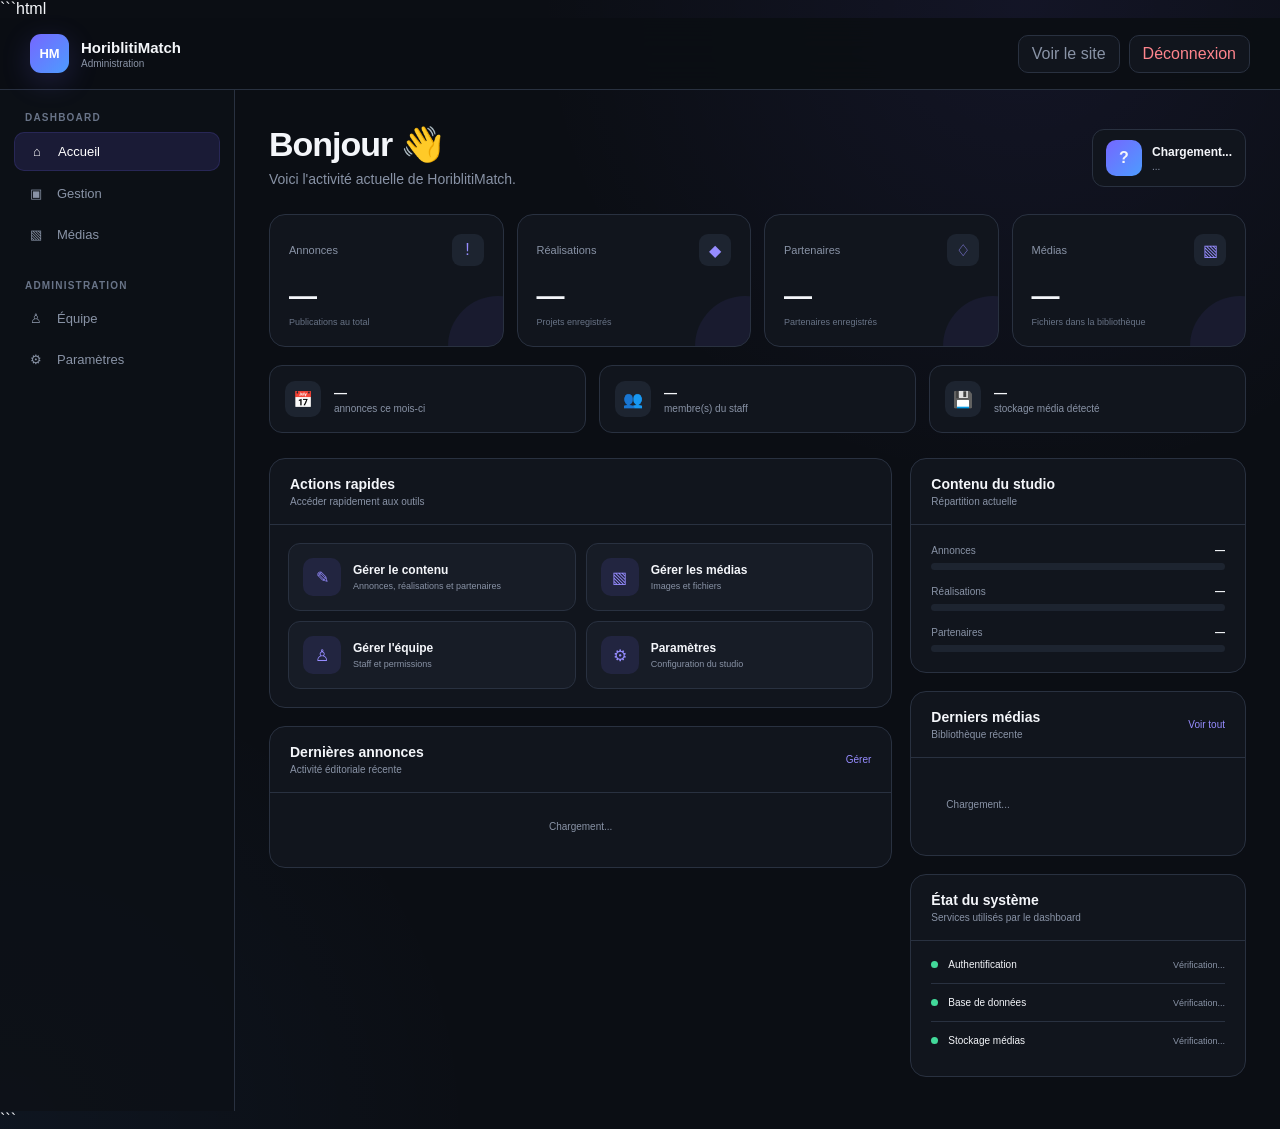
<file: staff/index.html>
```html
<!DOCTYPE html>
<html lang="fr">
<head>
    <meta charset="UTF-8">
    <meta name="viewport" content="width=device-width, initial-scale=1.0">

    <title>Dashboard — HoriblitiMatch</title>

    <style>
        :root {
            --bg: #0b0e14;
            --surface: #11151d;
            --surface-2: #171c26;
            --surface-3: #1d2430;
            --border: #293140;

            --text: #f4f6fa;
            --muted: #8993a6;

            --primary: #7567ff;
            --primary-light: #968cff;
            --blue: #4d9cff;
            --green: #42d99a;
            --orange: #ffb45c;
            --red: #ff626d;

            --radius: 16px;
        }

        * {
            box-sizing: border-box;
            margin: 0;
            padding: 0;
        }

        body {
            min-height: 100vh;
            background:
                radial-gradient(
                    circle at 80% 0%,
                    rgba(117, 103, 255, 0.08),
                    transparent 32%
                ),
                radial-gradient(
                    circle at 0% 100%,
                    rgba(77, 156, 255, 0.05),
                    transparent 28%
                ),
                var(--bg);
            color: var(--text);
            font-family: Inter, Arial, Helvetica, sans-serif;
        }

        a {
            color: inherit;
            text-decoration: none;
        }

        button {
            font: inherit;
            cursor: pointer;
        }

        /* =========================
           TOPBAR
        ========================= */

        .topbar {
            height: 72px;
            padding: 0 30px;

            display: flex;
            align-items: center;
            justify-content: space-between;

            position: sticky;
            top: 0;
            z-index: 100;

            background: rgba(11, 14, 20, 0.94);
            backdrop-filter: blur(18px);

            border-bottom: 1px solid var(--border);
        }

        .brand {
            display: flex;
            align-items: center;
            gap: 12px;
        }

        .brand-logo {
            width: 39px;
            height: 39px;

            display: flex;
            align-items: center;
            justify-content: center;

            border-radius: 11px;

            background:
                linear-gradient(
                    135deg,
                    var(--primary),
                    var(--blue)
                );

            color: white;
            font-size: 13px;
            font-weight: 900;

            box-shadow:
                0 8px 30px rgba(117, 103, 255, 0.2);
        }

        .brand strong {
            display: block;
            font-size: 15px;
        }

        .brand span {
            display: block;
            margin-top: 2px;

            color: var(--muted);
            font-size: 10px;
        }

        .top-actions {
            display: flex;
            gap: 9px;
        }

        .top-btn {
            border: 1px solid var(--border);
            background: var(--surface);

            color: var(--muted);

            padding: 9px 13px;
            border-radius: 10px;

            transition: 0.2s;
        }

        .top-btn:hover {
            color: white;
            background: var(--surface-2);
            border-color: #3b4557;
        }

        .logout-btn {
            color: #ff858d;
        }

        /* =========================
           LAYOUT
        ========================= */

        .layout {
            display: flex;
            min-height: calc(100vh - 72px);
        }

        .sidebar {
            width: 235px;
            flex-shrink: 0;

            padding: 22px 14px;

            border-right: 1px solid var(--border);
            background: rgba(13, 16, 22, 0.82);
        }

        .sidebar-title {
            padding: 0 11px;
            margin: 0 0 9px;

            color: #697488;
            font-size: 10px;
            font-weight: 800;

            letter-spacing: 1.2px;
            text-transform: uppercase;
        }

        .nav {
            display: flex;
            flex-direction: column;
            gap: 4px;

            margin-bottom: 27px;
        }

        .nav a {
            display: flex;
            align-items: center;
            gap: 11px;

            padding: 11px 12px;

            color: var(--muted);
            border-radius: 10px;

            font-size: 13px;

            transition: 0.2s;
        }

        .nav a:hover {
            color: white;
            background: var(--surface);
        }

        .nav a.active {
            color: white;
            background: rgba(117, 103, 255, 0.14);
            border: 1px solid rgba(117, 103, 255, 0.16);
        }

        .nav-icon {
            width: 20px;
            text-align: center;
        }

        .main {
            flex: 1;
            min-width: 0;
            max-width: 1550px;

            padding: 34px;
        }

        /* =========================
           HEADER
        ========================= */

        .page-header {
            display: flex;
            align-items: flex-end;
            justify-content: space-between;
            gap: 20px;

            margin-bottom: 27px;
        }

        .page-header h1 {
            font-size: clamp(25px, 3vw, 34px);
            letter-spacing: -1px;
        }

        .page-header p {
            margin-top: 7px;

            color: var(--muted);
            font-size: 14px;
        }

        .staff-badge {
            display: flex;
            align-items: center;
            gap: 10px;

            padding: 10px 13px;

            background: var(--surface);
            border: 1px solid var(--border);
            border-radius: 12px;
        }

        .avatar {
            width: 36px;
            height: 36px;

            display: flex;
            align-items: center;
            justify-content: center;

            border-radius: 10px;

            background:
                linear-gradient(
                    135deg,
                    var(--primary),
                    var(--blue)
                );

            font-weight: 800;
        }

        .staff-info strong {
            display: block;
            font-size: 12px;
        }

        .staff-info span {
            display: block;
            margin-top: 2px;

            color: var(--muted);
            font-size: 10px;
        }

        /* =========================
           STATS
        ========================= */

        .stats {
            display: grid;
            grid-template-columns: repeat(4, 1fr);
            gap: 13px;

            margin-bottom: 18px;
        }

        .stat {
            padding: 19px;

            background: var(--surface);
            border: 1px solid var(--border);
            border-radius: var(--radius);

            position: relative;
            overflow: hidden;
        }

        .stat::after {
            content: "";

            position: absolute;
            width: 100px;
            height: 100px;

            right: -45px;
            bottom: -50px;

            border-radius: 50%;

            background: rgba(117, 103, 255, 0.08);
        }

        .stat-top {
            display: flex;
            justify-content: space-between;
            align-items: center;
        }

        .stat-label {
            color: var(--muted);
            font-size: 11px;
        }

        .stat-icon {
            width: 32px;
            height: 32px;

            display: flex;
            align-items: center;
            justify-content: center;

            border-radius: 9px;

            background: var(--surface-3);
            color: var(--primary-light);
        }

        .stat-value {
            margin-top: 14px;

            font-size: 28px;
            font-weight: 800;
            letter-spacing: -1px;
        }

        .stat-sub {
            margin-top: 5px;

            color: #687386;
            font-size: 9px;
        }

        /* =========================
           SECONDARY STATS
        ========================= */

        .secondary-stats {
            display: grid;
            grid-template-columns: repeat(3, 1fr);
            gap: 13px;

            margin-bottom: 25px;
        }

        .mini-stat {
            display: flex;
            align-items: center;
            gap: 13px;

            padding: 15px;

            background: var(--surface);
            border: 1px solid var(--border);
            border-radius: 13px;
        }

        .mini-icon {
            width: 36px;
            height: 36px;

            flex-shrink: 0;

            display: flex;
            align-items: center;
            justify-content: center;

            border-radius: 10px;

            background: var(--surface-3);
            color: var(--blue);
        }

        .mini-stat strong {
            display: block;
            font-size: 13px;
        }

        .mini-stat span {
            display: block;
            margin-top: 3px;

            color: var(--muted);
            font-size: 10px;
        }

        /* =========================
           GRID
        ========================= */

        .content-grid {
            display: grid;
            grid-template-columns: minmax(0, 1.3fr) minmax(320px, 0.7fr);
            gap: 18px;
        }

        .panel {
            overflow: hidden;

            background: var(--surface);
            border: 1px solid var(--border);
            border-radius: var(--radius);
        }

        .panel + .panel {
            margin-top: 18px;
        }

        .panel-header {
            padding: 17px 20px;

            display: flex;
            align-items: center;
            justify-content: space-between;

            border-bottom: 1px solid var(--border);
        }

        .panel-header h2 {
            font-size: 14px;
        }

        .panel-header p {
            margin-top: 4px;

            color: var(--muted);
            font-size: 10px;
        }

        .panel-link {
            color: var(--primary-light);
            font-size: 10px;
        }

        .panel-link:hover {
            text-decoration: underline;
        }

        /* =========================
           ACTIONS
        ========================= */

        .actions {
            display: grid;
            grid-template-columns: repeat(2, 1fr);
            gap: 10px;

            padding: 18px;
        }

        .action {
            display: flex;
            align-items: center;
            gap: 12px;

            padding: 14px;

            background: var(--surface-2);
            border: 1px solid var(--border);
            border-radius: 12px;

            transition: 0.2s;
        }

        .action:hover {
            transform: translateY(-2px);
            background: var(--surface-3);
            border-color: #3c4658;
        }

        .action-icon {
            width: 38px;
            height: 38px;

            flex-shrink: 0;

            display: flex;
            align-items: center;
            justify-content: center;

            border-radius: 10px;

            background: rgba(117, 103, 255, 0.12);
            color: var(--primary-light);
        }

        .action strong {
            display: block;
            font-size: 12px;
        }

        .action span {
            display: block;
            margin-top: 4px;

            color: var(--muted);
            font-size: 9px;
        }

        /* =========================
           ANNOUNCEMENTS
        ========================= */

        .announcement-list {
            padding: 3px 20px 10px;
        }

        .announcement {
            display: flex;
            gap: 12px;

            padding: 15px 0;

            border-bottom: 1px solid var(--border);
        }

        .announcement:last-child {
            border-bottom: 0;
        }

        .announcement-dot {
            width: 8px;
            height: 8px;

            flex-shrink: 0;
            margin-top: 5px;

            border-radius: 50%;
            background: var(--primary);

            box-shadow:
                0 0 12px rgba(117, 103, 255, 0.4);
        }

        .announcement-content {
            min-width: 0;
        }

        .announcement-content strong {
            display: block;

            font-size: 12px;

            white-space: nowrap;
            overflow: hidden;
            text-overflow: ellipsis;
        }

        .announcement-content p {
            margin-top: 4px;

            color: var(--muted);
            font-size: 10px;
            line-height: 1.5;

            display: -webkit-box;
            -webkit-line-clamp: 2;
            -webkit-box-orient: vertical;
            overflow: hidden;
        }

        .announcement-meta {
            margin-top: 6px;

            color: #697488;
            font-size: 9px;
        }

        /* =========================
           MEDIA
        ========================= */

        .media-grid {
            display: grid;
            grid-template-columns: repeat(3, 1fr);
            gap: 8px;

            padding: 16px 20px 20px;
        }

        .media {
            aspect-ratio: 1;

            overflow: hidden;

            background: var(--surface-2);
            border: 1px solid var(--border);
            border-radius: 10px;
        }

        .media img {
            width: 100%;
            height: 100%;

            display: block;
            object-fit: cover;

            transition: 0.25s;
        }

        .media:hover img {
            transform: scale(1.05);
        }

        /* =========================
           CONTENT DISTRIBUTION
        ========================= */

        .distribution {
            padding: 20px;
        }

        .distribution-item {
            margin-bottom: 16px;
        }

        .distribution-item:last-child {
            margin-bottom: 0;
        }

        .distribution-head {
            display: flex;
            justify-content: space-between;

            margin-bottom: 7px;

            font-size: 10px;
        }

        .distribution-head span {
            color: var(--muted);
        }

        .bar {
            height: 7px;

            overflow: hidden;

            background: var(--surface-3);
            border-radius: 10px;
        }

        .bar-fill {
            height: 100%;

            width: 0;

            border-radius: inherit;

            background:
                linear-gradient(
                    90deg,
                    var(--primary),
                    var(--blue)
                );

            transition: width 0.6s ease;
        }

        /* =========================
           SYSTEM
        ========================= */

        .system {
            padding: 5px 20px 17px;
        }

        .system-row {
            display: flex;
            align-items: center;
            justify-content: space-between;

            padding: 13px 0;

            border-bottom: 1px solid var(--border);
        }

        .system-row:last-child {
            border-bottom: 0;
        }

        .system-left {
            display: flex;
            align-items: center;
            gap: 10px;
        }

        .system-dot {
            width: 7px;
            height: 7px;

            border-radius: 50%;
            background: var(--green);
        }

        .system-left span {
            font-size: 10px;
        }

        .system-status {
            color: var(--muted);
            font-size: 9px;
        }

        /* =========================
           EMPTY / LOADING
        ========================= */

        .loading,
        .empty,
        .error {
            padding: 25px 15px;

            color: var(--muted);
            text-align: center;
            font-size: 10px;
        }

        .error {
            color: #ff7d86;
        }

        /* =========================
           RESPONSIVE
        ========================= */

        @media (max-width: 1150px) {
            .stats {
                grid-template-columns: repeat(2, 1fr);
            }

            .content-grid {
                grid-template-columns: 1fr;
            }
        }

        @media (max-width: 850px) {
            .sidebar {
                width: 68px;
                padding: 18px 8px;
            }

            .sidebar-title,
            .nav a span:not(.nav-icon) {
                display: none;
            }

            .nav a {
                justify-content: center;
            }

            .main {
                padding: 25px 18px;
            }

            .secondary-stats {
                grid-template-columns: 1fr;
            }
        }

        @media (max-width: 600px) {
            .topbar {
                padding: 0 15px;
            }

            .brand-text,
            .dashboard-label {
                display: none;
            }

            .page-header {
                flex-direction: column;
                align-items: flex-start;
            }

            .stats {
                grid-template-columns: 1fr 1fr;
            }

            .actions {
                grid-template-columns: 1fr;
            }

            .media-grid {
                grid-template-columns: repeat(2, 1fr);
            }
        }
    </style>
</head>

<body>

<header class="topbar">

    <a href="index.html" class="brand">
        <div class="brand-logo">HM</div>

        <div class="brand-text">
            <strong>HoriblitiMatch</strong>
            <span>Administration</span>
        </div>
    </a>

    <div class="top-actions">
        <a href="../index.html" class="top-btn dashboard-label">
            Voir le site
        </a>

        <button class="top-btn logout-btn" id="logoutBtn">
            Déconnexion
        </button>
    </div>

</header>


<div class="layout">

    <aside class="sidebar">

        <div class="sidebar-title">
            Dashboard
        </div>

        <nav class="nav">

            <a href="index.html" class="active">
                <span class="nav-icon">⌂</span>
                <span>Accueil</span>
            </a>

            <a href="gestion.html">
                <span class="nav-icon">▣</span>
                <span>Gestion</span>
            </a>

            <a href="medias.html">
                <span class="nav-icon">▧</span>
                <span>Médias</span>
            </a>

        </nav>

        <div class="sidebar-title">
            Administration
        </div>

        <nav class="nav">

            <a href="equipe.html">
                <span class="nav-icon">♙</span>
                <span>Équipe</span>
            </a>

            <a href="parametres.html">
                <span class="nav-icon">⚙</span>
                <span>Paramètres</span>
            </a>

        </nav>

    </aside>


    <main class="main">

        <section class="page-header">

            <div>
                <h1>Bonjour 👋</h1>

                <p>
                    Voici l'activité actuelle de HoriblitiMatch.
                </p>
            </div>

            <div class="staff-badge">

                <div class="avatar" id="staffAvatar">
                    ?
                </div>

                <div class="staff-info">
                    <strong id="staffName">Chargement...</strong>
                    <span id="staffRole">...</span>
                </div>

            </div>

        </section>


        <!-- VRAIES STATISTIQUES -->

        <section class="stats">

            <article class="stat">

                <div class="stat-top">
                    <span class="stat-label">
                        Annonces
                    </span>

                    <div class="stat-icon">
                        !
                    </div>
                </div>

                <div
                    class="stat-value"
                    id="totalAnnonces"
                >
                    —
                </div>

                <div class="stat-sub">
                    Publications au total
                </div>

            </article>


            <article class="stat">

                <div class="stat-top">
                    <span class="stat-label">
                        Réalisations
                    </span>

                    <div class="stat-icon">
                        ◆
                    </div>
                </div>

                <div
                    class="stat-value"
                    id="totalRealisations"
                >
                    —
                </div>

                <div class="stat-sub">
                    Projets enregistrés
                </div>

            </article>


            <article class="stat">

                <div class="stat-top">
                    <span class="stat-label">
                        Partenaires
                    </span>

                    <div class="stat-icon">
                        ♢
                    </div>
                </div>

                <div
                    class="stat-value"
                    id="totalPartenaires"
                >
                    —
                </div>

                <div class="stat-sub">
                    Partenaires enregistrés
                </div>

            </article>


            <article class="stat">

                <div class="stat-top">
                    <span class="stat-label">
                        Médias
                    </span>

                    <div class="stat-icon">
                        ▧
                    </div>
                </div>

                <div
                    class="stat-value"
                    id="totalMedias"
                >
                    —
                </div>

                <div class="stat-sub">
                    Fichiers dans la bibliothèque
                </div>

            </article>

        </section>


        <!-- STATS SECONDAIRES -->

        <section class="secondary-stats">

            <div class="mini-stat">

                <div class="mini-icon">
                    📅
                </div>

                <div>
                    <strong id="monthAnnonces">—</strong>
                    <span>
                        annonces ce mois-ci
                    </span>
                </div>

            </div>


            <div class="mini-stat">

                <div class="mini-icon">
                    👥
                </div>

                <div>
                    <strong id="totalStaff">—</strong>
                    <span>
                        membre(s) du staff
                    </span>
                </div>

            </div>


            <div class="mini-stat">

                <div class="mini-icon">
                    💾
                </div>

                <div>
                    <strong id="mediaSize">—</strong>
                    <span>
                        stockage média détecté
                    </span>
                </div>

            </div>

        </section>


        <div class="content-grid">

            <div>

                <!-- ACTIONS -->

                <section class="panel">

                    <div class="panel-header">

                        <div>
                            <h2>Actions rapides</h2>

                            <p>
                                Accéder rapidement aux outils
                            </p>
                        </div>

                    </div>

                    <div class="actions">

                        <a
                            href="gestion.html"
                            class="action"
                        >

                            <div class="action-icon">
                                ✎
                            </div>

                            <div>
                                <strong>
                                    Gérer le contenu
                                </strong>

                                <span>
                                    Annonces, réalisations et partenaires
                                </span>
                            </div>

                        </a>


                        <a
                            href="medias.html"
                            class="action"
                        >

                            <div class="action-icon">
                                ▧
                            </div>

                            <div>
                                <strong>
                                    Gérer les médias
                                </strong>

                                <span>
                                    Images et fichiers
                                </span>
                            </div>

                        </a>


                        <a
                            href="equipe.html"
                            class="action"
                        >

                            <div class="action-icon">
                                ♙
                            </div>

                            <div>
                                <strong>
                                    Gérer l'équipe
                                </strong>

                                <span>
                                    Staff et permissions
                                </span>
                            </div>

                        </a>


                        <a
                            href="parametres.html"
                            class="action"
                        >

                            <div class="action-icon">
                                ⚙
                            </div>

                            <div>
                                <strong>
                                    Paramètres
                                </strong>

                                <span>
                                    Configuration du studio
                                </span>
                            </div>

                        </a>

                    </div>

                </section>


                <!-- ANNONCES -->

                <section class="panel">

                    <div class="panel-header">

                        <div>
                            <h2>
                                Dernières annonces
                            </h2>

                            <p>
                                Activité éditoriale récente
                            </p>
                        </div>

                        <a
                            href="gestion.html"
                            class="panel-link"
                        >
                            Gérer
                        </a>

                    </div>

                    <div
                        id="annoncesList"
                        class="announcement-list"
                    >
                        <div class="loading">
                            Chargement...
                        </div>
                    </div>

                </section>

            </div>


            <div>

                <!-- REPARTITION -->

                <section class="panel">

                    <div class="panel-header">

                        <div>
                            <h2>
                                Contenu du studio
                            </h2>

                            <p>
                                Répartition actuelle
                            </p>
                        </div>

                    </div>

                    <div class="distribution">

                        <div class="distribution-item">

                            <div class="distribution-head">
                                <span>
                                    Annonces
                                </span>

                                <strong id="barAnnonces">
                                    —
                                </strong>
                            </div>

                            <div class="bar">
                                <div
                                    class="bar-fill"
                                    id="fillAnnonces"
                                ></div>
                            </div>

                        </div>


                        <div class="distribution-item">

                            <div class="distribution-head">
                                <span>
                                    Réalisations
                                </span>

                                <strong id="barRealisations">
                                    —
                                </strong>
                            </div>

                            <div class="bar">
                                <div
                                    class="bar-fill"
                                    id="fillRealisations"
                                ></div>
                            </div>

                        </div>


                        <div class="distribution-item">

                            <div class="distribution-head">
                                <span>
                                    Partenaires
                                </span>

                                <strong id="barPartenaires">
                                    —
                                </strong>
                            </div>

                            <div class="bar">
                                <div
                                    class="bar-fill"
                                    id="fillPartenaires"
                                ></div>
                            </div>

                        </div>

                    </div>

                </section>


                <!-- MEDIAS -->

                <section class="panel">

                    <div class="panel-header">

                        <div>
                            <h2>
                                Derniers médias
                            </h2>

                            <p>
                                Bibliothèque récente
                            </p>
                        </div>

                        <a
                            href="medias.html"
                            class="panel-link"
                        >
                            Voir tout
                        </a>

                    </div>

                    <div
                        id="mediaGrid"
                        class="media-grid"
                    >
                        <div class="loading">
                            Chargement...
                        </div>
                    </div>

                </section>


                <!-- SYSTEME -->

                <section class="panel">

                    <div class="panel-header">

                        <div>
                            <h2>
                                État du système
                            </h2>

                            <p>
                                Services utilisés par le dashboard
                            </p>
                        </div>

                    </div>

                    <div class="system">

                        <div class="system-row">

                            <div class="system-left">
                                <div class="system-dot"></div>
                                <span>
                                    Authentification
                                </span>
                            </div>

                            <span
                                class="system-status"
                                id="authStatus"
                            >
                                Vérification...
                            </span>

                        </div>


                        <div class="system-row">

                            <div class="system-left">
                                <div class="system-dot"></div>
                                <span>
                                    Base de données
                                </span>
                            </div>

                            <span
                                class="system-status"
                                id="databaseStatus"
                            >
                                Vérification...
                            </span>

                        </div>


                        <div class="system-row">

                            <div class="system-left">
                                <div class="system-dot"></div>
                                <span>
                                    Stockage médias
                                </span>
                            </div>

                            <span
                                class="system-status"
                                id="storageStatus"
                            >
                                Vérification...
                            </span>

                        </div>

                    </div>

                </section>

            </div>

        </div>

    </main>

</div>


<script src="../js/supabase.js"></script>

<script>

    let currentStaff = null;


    /* =========================
       UTILITAIRES
    ========================= */

    function escapeHTML(value) {

        const div = document.createElement("div");

        div.textContent = value ?? "";

        return div.innerHTML;

    }


    function formatDate(date) {

        if (!date) {
            return "Date inconnue";
        }

        return new Date(date).toLocaleDateString(
            "fr-FR",
            {
                day: "2-digit",
                month: "short",
                year: "numeric"
            }
        );

    }


    function formatSize(bytes) {

        if (!bytes || bytes <= 0) {
            return "0 Ko";
        }

        if (bytes < 1024 * 1024) {
            return (
                (bytes / 1024).toFixed(1)
                + " Ko"
            );
        }

        return (
            (bytes / (1024 * 1024)).toFixed(2)
            + " Mo"
        );

    }


    function getInitial(name, email) {

        const value =
            name ||
            email ||
            "?";

        return value
            .trim()
            .charAt(0)
            .toUpperCase();

    }


    /* =========================
       AUTH
    ========================= */

    async function checkAuth() {

        const {
            data: {
                session
            },
            error
        } = await supabaseClient.auth.getSession();


        if (error || !session) {

            window.location.href =
                "../pages/connexion.html";

            return false;

        }


        const {
            data: staff,
            error: staffError
        } = await supabaseClient
            .from("staff")
            .select(
                "id,email,nom,role"
            )
            .eq(
                "id",
                session.user.id
            )
            .maybeSingle();


        if (staffError || !staff) {

            await supabaseClient.auth.signOut();

            window.location.href =
                "../pages/connexion.html";

            return false;

        }


        currentStaff = staff;


        document.getElementById(
            "staffName"
        ).textContent =
            staff.nom ||
            staff.email ||
            "Staff";


        document.getElementById(
            "staffRole"
        ).textContent =
            staff.role === "admin"
                ? "Administrateur"
                : "Membre du staff";


        document.getElementById(
            "staffAvatar"
        ).textContent =
            getInitial(
                staff.nom,
                staff.email
            );


        document.getElementById(
            "authStatus"
        ).textContent =
            "Session active";


        return true;

    }


    /* =========================
       COMPTEUR GENERIQUE
    ========================= */

    async function getCount(table) {

        const {
            count,
            error
        } = await supabaseClient
            .from(table)
            .select(
                "*",
                {
                    count: "exact",
                    head: true
                }
            );


        if (error) {
            return 0;
        }

        return count || 0;

    }


    /* =========================
       STATISTIQUES
    ========================= */

    async function loadStats() {

        const [
            annonces,
            realisations,
            partenaires
        ] = await Promise.all([

            getCount("annonces"),

            getCount("realisations"),

            getCount("partenaires")

        ]);


        document.getElementById(
            "totalAnnonces"
        ).textContent = annonces;


        document.getElementById(
            "totalRealisations"
        ).textContent = realisations;


        document.getElementById(
            "totalPartenaires"
        ).textContent = partenaires;


        await loadMonthStats();

        await loadStaffCount();

        updateDistribution(
            annonces,
            realisations,
            partenaires
        );

    }


    /* =========================
       ANNONCES DU MOIS
    ========================= */

    async function loadMonthStats() {

        const now = new Date();

        const start =
            new Date(
                now.getFullYear(),
                now.getMonth(),
                1
            ).toISOString();


        const {
            count,
            error
        } = await supabaseClient
            .from("annonces")
            .select(
                "*",
                {
                    count: "exact",
                    head: true
                }
            )
            .gte(
                "created_at",
                start
            );


        document.getElementById(
            "monthAnnonces"
        ).textContent =
            error
                ? "0"
                : count || 0;

    }


    /* =========================
       STAFF
    ========================= */

    async function loadStaffCount() {

        const {
            count,
            error
        } = await supabaseClient
            .from("staff")
            .select(
                "*",
                {
                    count: "exact",
                    head: true
                }
            );


        document.getElementById(
            "totalStaff"
        ).textContent =
            error
                ? "—"
                : count || 0;

    }


    /* =========================
       REPARTITION
    ========================= */

    function updateDistribution(
        annonces,
        realisations,
        partenaires
    ) {

        const total =
            annonces +
            realisations +
            partenaires;


        if (total === 0) {

            setBar(
                "Annonces",
                "fillAnnonces",
                "barAnnonces",
                0
            );

            setBar(
                "Réalisations",
                "fillRealisations",
                "barRealisations",
                0
            );

            setBar(
                "Partenaires",
                "fillPartenaires",
                "barPartenaires",
                0
            );

            return;

        }


        setBar(
            "Annonces",
            "fillAnnonces",
            "barAnnonces",
            annonces / total * 100
        );


        setBar(
            "Réalisations",
            "fillRealisations",
            "barRealisations",
            realisations / total * 100
        );


        setBar(
            "Partenaires",
            "fillPartenaires",
            "barPartenaires",
            partenaires / total * 100
        );

    }


    function setBar(
        label,
        fillId,
        textId,
        percentage
    ) {

        const rounded =
            Math.round(percentage);


        document.getElementById(
            textId
        ).textContent =
            rounded + "%";


        document.getElementById(
            fillId
        ).style.width =
            rounded + "%";

    }


    /* =========================
       ANNONCES
    ========================= */

    async function loadAnnouncements() {

        const container =
            document.getElementById(
                "annoncesList"
            );


        const {
            data,
            error
        } = await supabaseClient
            .from("annonces")
            .select(
                "id,titre,categorie,contenu,created_at"
            )
            .order(
                "created_at",
                {
                    ascending: false
                }
            )
            .limit(5);


        if (error) {

            container.innerHTML =
                '<div class="error">Impossible de charger les annonces.</div>';

            return;

        }


        if (!data || data.length === 0) {

            container.innerHTML =
                '<div class="empty">Aucune annonce publiée pour le moment.</div>';

            return;

        }


        container.innerHTML =
            data.map(function(annonce) {

                return (
                    '<article class="announcement">' +

                        '<div class="announcement-dot"></div>' +

                        '<div class="announcement-content">' +

                            '<strong>' +
                                escapeHTML(
                                    annonce.titre
                                ) +
                            '</strong>' +

                            '<p>' +
                                escapeHTML(
                                    annonce.contenu
                                ) +
                            '</p>' +

                            '<div class="announcement-meta">' +
                                escapeHTML(
                                    annonce.categorie ||
                                    "Information"
                                ) +
                                ' · ' +
                                formatDate(
                                    annonce.created_at
                                ) +
                            '</div>' +

                        '</div>' +

                    '</article>'
                );

            }).join("");

    }


    /* =========================
       MEDIAS
    ========================= */

    async function loadMedia() {

        const container =
            document.getElementById(
                "mediaGrid"
            );


        const {
            data,
            error
        } = await supabaseClient
            .storage
            .from("medias")
            .list(
                "",
                {
                    limit: 200,
                    sortBy: {
                        column: "created_at",
                        order: "desc"
                    }
                }
            );


        if (error) {

            document.getElementById(
                "totalMedias"
            ).textContent = "—";


            document.getElementById(
                "storageStatus"
            ).textContent =
                "Erreur";


            container.innerHTML =
                '<div class="error">Impossible de charger les médias.</div>';

            return;

        }


        const files =
            (data || []).filter(function(file) {

                return Boolean(file.id);

            });


        document.getElementById(
            "totalMedias"
        ).textContent =
            files.length;


        document.getElementById(
            "storageStatus"
        ).textContent =
            "Opérationnel";


        let totalSize = 0;


        files.forEach(function(file) {

            if (
                file.metadata &&
                file.metadata.size
            ) {

                totalSize +=
                    Number(
                        file.metadata.size
                    );

            }

        });


        document.getElementById(
            "mediaSize"
        ).textContent =
            formatSize(totalSize);


        renderMedia(files);

    }


    function renderMedia(files) {

        const container =
            document.getElementById(
                "mediaGrid"
            );


        if (!files.length) {

            container.innerHTML =
                '<div class="empty">Aucun média dans la bibliothèque.</div>';

            return;

        }


        const latest =
            files.slice(0, 6);


        container.innerHTML =
            latest.map(function(file) {

                const result =
                    supabaseClient
                        .storage
                        .from("medias")
                        .getPublicUrl(
                            file.name
                        );


                const url =
                    result.data.publicUrl;


                return (
                    '<a class="media" href="' +
                    escapeHTML(url) +
                    '" target="_blank" rel="noopener">' +

                        '<img src="' +
                        escapeHTML(url) +
                        '" alt="' +
                        escapeHTML(file.name) +
                        '" loading="lazy">' +

                    '</a>'
                );

            }).join("");

    }


    /* =========================
       BASE DE DONNEES
    ========================= */

    async function checkDatabase() {

        const {
            error
        } = await supabaseClient
            .from("annonces")
            .select("id")
            .limit(1);


        document.getElementById(
            "databaseStatus"
        ).textContent =
            error
                ? "Erreur"
                : "Opérationnelle";

    }


    /* =========================
       DECONNEXION
    ========================= */

    document
        .getElementById("logoutBtn")
        .addEventListener(
            "click",
            async function() {

                const button =
                    document.getElementById(
                        "logoutBtn"
                    );


                button.disabled = true;

                button.textContent =
                    "Déconnexion...";


                await supabaseClient
                    .auth
                    .signOut();


                window.location.href =
                    "../pages/connexion.html";

            }
        );


    /* =========================
       INITIALISATION
    ========================= */

    async function init() {

        const authenticated =
            await checkAuth();


        if (!authenticated) {
            return;
        }


        await Promise.all([
            loadStats(),
            loadAnnouncements(),
            loadMedia(),
            checkDatabase()
        ]);

    }


    init();

</script>

</body>
</html>
```
</file>
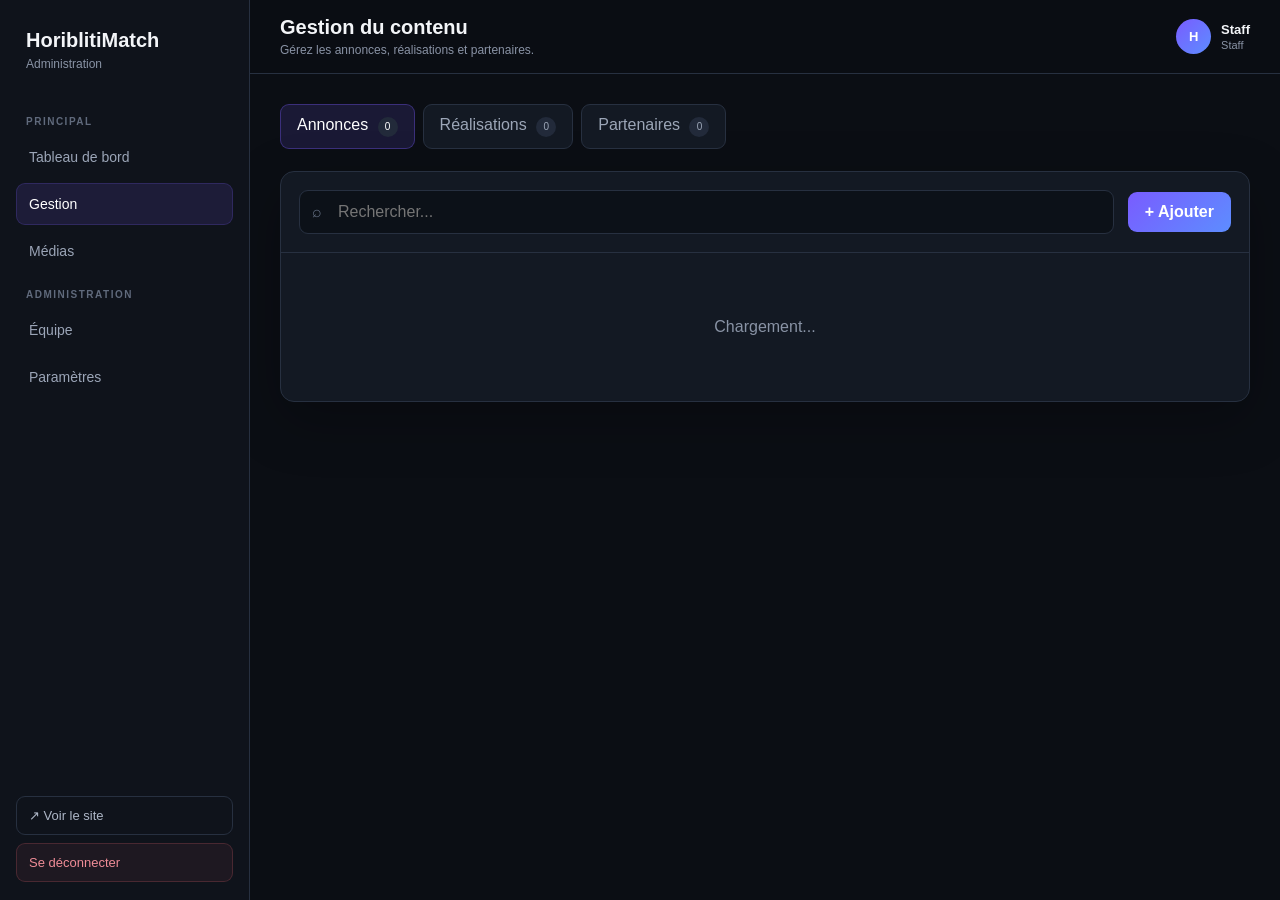
<file: staff/gestion.html>
<!DOCTYPE html>
<html lang="fr">
<head>
    <meta charset="UTF-8">
    <meta name="viewport" content="width=device-width, initial-scale=1.0">
    <title>Gestion — HoriblitiMatch</title>

    <style>
        * {
            box-sizing: border-box;
            margin: 0;
            padding: 0;
        }

        :root {
            --bg: #0b0e14;
            --sidebar: #0f131b;
            --surface: #131923;
            --surface-2: #181f2b;
            --input: #0c1118;
            --border: #273040;
            --text: #f3f5f8;
            --muted: #8993a5;
            --accent: #795cff;
            --accent2: #5d8dff;
            --danger: #ef6674;
            --success: #43d18b;
        }

        html {
            min-height: 100%;
        }

        body {
            min-height: 100vh;
            background: var(--bg);
            color: var(--text);
            font-family: Arial, Helvetica, sans-serif;
        }

        button,
        input,
        textarea,
        select {
            font: inherit;
        }

        button {
            cursor: pointer;
        }

        a {
            text-decoration: none;
            color: inherit;
        }

        .app {
            min-height: 100vh;
        }

        /* SIDEBAR */

        .sidebar {
            position: fixed;
            z-index: 100;
            top: 0;
            left: 0;
            bottom: 0;
            width: 250px;
            padding: 24px 16px;
            background: var(--sidebar);
            border-right: 1px solid var(--border);
        }

        .brand {
            padding: 5px 10px 28px;
        }

        .brand-title {
            font-size: 20px;
            font-weight: 700;
        }

        .brand-subtitle {
            margin-top: 5px;
            color: var(--muted);
            font-size: 12px;
        }

        .nav-title {
            margin: 17px 10px 9px;
            color: #606a7c;
            font-size: 10px;
            font-weight: 700;
            text-transform: uppercase;
            letter-spacing: 1.5px;
        }

        .nav {
            display: flex;
            flex-direction: column;
            gap: 5px;
        }

        .nav a {
            display: block;
            padding: 12px;
            border: 1px solid transparent;
            border-radius: 9px;
            color: #9ba5b7;
            font-size: 14px;
            transition: 0.2s;
        }

        .nav a:hover {
            background: #161c27;
            color: #fff;
        }

        .nav a.active {
            background: rgba(121, 92, 255, 0.13);
            border-color: rgba(121, 92, 255, 0.2);
            color: #fff;
        }

        .sidebar-bottom {
            position: absolute;
            right: 16px;
            bottom: 18px;
            left: 16px;
        }

        .site-link,
        .logout-btn {
            width: 100%;
            display: block;
            padding: 11px 12px;
            border-radius: 9px;
            font-size: 13px;
            text-align: left;
        }

        .site-link {
            margin-bottom: 8px;
            border: 1px solid var(--border);
            color: #aeb7c7;
        }

        .site-link:hover {
            background: #161c27;
            color: #fff;
        }

        .logout-btn {
            border: 1px solid rgba(239, 102, 116, 0.2);
            background: rgba(239, 102, 116, 0.07);
            color: #ef8c97;
        }

        .logout-btn:hover {
            background: rgba(239, 102, 116, 0.12);
        }

        /* MAIN */

        .main {
            min-height: 100vh;
            margin-left: 250px;
        }

        .topbar {
            position: sticky;
            z-index: 50;
            top: 0;
            min-height: 74px;
            display: flex;
            align-items: center;
            justify-content: space-between;
            padding: 0 30px;
            background: rgba(11, 14, 20, 0.92);
            border-bottom: 1px solid var(--border);
            backdrop-filter: blur(12px);
        }

        .topbar h1 {
            font-size: 20px;
        }

        .topbar p {
            margin-top: 4px;
            color: var(--muted);
            font-size: 12px;
        }

        .user-box {
            display: flex;
            align-items: center;
            gap: 10px;
        }

        .avatar {
            width: 35px;
            height: 35px;
            display: grid;
            place-items: center;
            border-radius: 50%;
            background: linear-gradient(135deg, var(--accent), var(--accent2));
            color: #fff;
            font-size: 13px;
            font-weight: 700;
        }

        .user-info strong {
            display: block;
            font-size: 13px;
        }

        .user-info span {
            display: block;
            margin-top: 2px;
            color: var(--muted);
            font-size: 11px;
        }

        .mobile-menu {
            display: none;
            width: 38px;
            height: 38px;
            border: 1px solid var(--border);
            border-radius: 8px;
            background: var(--surface);
            color: #fff;
            font-size: 18px;
        }

        /* CONTENT */

        .content {
            width: 100%;
            max-width: 1500px;
            margin: 0 auto;
            padding: 30px;
        }

        .tabs {
            display: flex;
            gap: 8px;
            flex-wrap: wrap;
            margin-bottom: 22px;
        }

        .tab {
            padding: 11px 16px;
            border: 1px solid var(--border);
            border-radius: 9px;
            background: var(--surface);
            color: #9ca6b7;
            transition: 0.2s;
        }

        .tab:hover {
            background: var(--surface-2);
            color: #fff;
        }

        .tab.active {
            border-color: rgba(121, 92, 255, 0.35);
            background: rgba(121, 92, 255, 0.14);
            color: #fff;
        }

        .tab-count {
            display: inline-flex;
            min-width: 20px;
            height: 20px;
            align-items: center;
            justify-content: center;
            margin-left: 5px;
            padding: 0 5px;
            border-radius: 20px;
            background: #222a3a;
            font-size: 10px;
        }

        .panel {
            overflow: hidden;
            border: 1px solid var(--border);
            border-radius: 14px;
            background: var(--surface);
            box-shadow: 0 18px 55px rgba(0, 0, 0, 0.25);
        }

        .toolbar {
            display: flex;
            align-items: center;
            justify-content: space-between;
            gap: 14px;
            padding: 18px;
            border-bottom: 1px solid var(--border);
        }

        .search {
            position: relative;
            flex: 1;
        }

        .search-icon {
            position: absolute;
            top: 50%;
            left: 13px;
            transform: translateY(-50%);
            color: #657083;
            pointer-events: none;
        }

        .search input {
            width: 100%;
            padding: 12px 14px 12px 38px;
            border: 1px solid var(--border);
            border-radius: 9px;
            outline: none;
            background: var(--input);
            color: #fff;
        }

        .search input:focus {
            border-color: rgba(121, 92, 255, 0.55);
        }

        .primary-btn {
            padding: 11px 17px;
            border: 0;
            border-radius: 9px;
            background: linear-gradient(135deg, var(--accent), var(--accent2));
            color: #fff;
            font-weight: 700;
            transition: 0.2s;
        }

        .primary-btn:hover {
            filter: brightness(1.08);
            transform: translateY(-1px);
        }

        .primary-btn:disabled {
            cursor: not-allowed;
            opacity: 0.6;
            transform: none;
        }

        .table-container {
            width: 100%;
            overflow-x: auto;
        }

        table {
            width: 100%;
            min-width: 760px;
            border-collapse: collapse;
        }

        th,
        td {
            padding: 15px 18px;
            border-bottom: 1px solid #202735;
            text-align: left;
        }

        th {
            color: #707a8c;
            font-size: 10px;
            text-transform: uppercase;
            letter-spacing: 1px;
        }

        td {
            color: #dce1e9;
            font-size: 13px;
        }

        tbody tr:hover {
            background: rgba(255, 255, 255, 0.018);
        }

        tbody tr:last-child td {
            border-bottom: 0;
        }

        .title-cell {
            max-width: 370px;
        }

        .title-cell strong {
            display: block;
            margin-bottom: 5px;
            color: #fff;
            font-size: 14px;
        }

        .title-cell span {
            display: block;
            overflow: hidden;
            color: var(--muted);
            font-size: 12px;
            line-height: 1.4;
            text-overflow: ellipsis;
            white-space: nowrap;
        }

        .badge {
            display: inline-flex;
            padding: 5px 9px;
            border-radius: 20px;
            background: #202838;
            color: #b5bed0;
            font-size: 11px;
        }

        .date {
            color: #778193;
            font-size: 12px;
        }

        .actions {
            display: flex;
            gap: 7px;
        }

        .action-btn {
            padding: 7px 10px;
            border: 1px solid var(--border);
            border-radius: 7px;
            background: #171e2a;
            color: #b7c0cf;
            font-size: 11px;
        }

        .action-btn:hover {
            background: #202838;
            color: #fff;
        }

        .action-btn.delete {
            border-color: rgba(239, 102, 116, 0.18);
            color: #ea818c;
        }

        .action-btn.delete:hover {
            background: rgba(239, 102, 116, 0.1);
        }

        .empty,
        .loading {
            padding: 65px 20px;
            text-align: center;
            color: var(--muted);
        }

        .empty strong {
            display: block;
            margin-bottom: 7px;
            color: #e0e4eb;
        }

        /* MODAL */

        .modal-overlay {
            position: fixed;
            z-index: 200;
            inset: 0;
            display: none;
            align-items: center;
            justify-content: center;
            padding: 20px;
            background: rgba(0, 0, 0, 0.74);
            backdrop-filter: blur(5px);
        }

        .modal-overlay.open {
            display: flex;
        }

        .modal {
            width: min(600px, 100%);
            max-height: 90vh;
            overflow-y: auto;
            border: 1px solid var(--border);
            border-radius: 15px;
            background: #111722;
            box-shadow: 0 30px 90px rgba(0, 0, 0, 0.55);
        }

        .modal-header {
            display: flex;
            align-items: center;
            justify-content: space-between;
            padding: 19px 20px;
            border-bottom: 1px solid var(--border);
        }

        .modal-header h2 {
            font-size: 18px;
        }

        .close-btn {
            width: 32px;
            height: 32px;
            border: 1px solid var(--border);
            border-radius: 8px;
            background: #171e2a;
            color: #aeb7c6;
            font-size: 18px;
        }

        .close-btn:hover {
            background: #202838;
            color: #fff;
        }

        .modal-body {
            padding: 20px;
        }

        .field {
            margin-bottom: 17px;
        }

        .field:last-child {
            margin-bottom: 0;
        }

        .field label {
            display: block;
            margin-bottom: 7px;
            color: #adb6c6;
            font-size: 12px;
        }

        .field input,
        .field textarea,
        .field select {
            width: 100%;
            padding: 11px 12px;
            border: 1px solid var(--border);
            border-radius: 8px;
            outline: none;
            background: var(--input);
            color: #fff;
        }

        .field input:focus,
        .field textarea:focus,
        .field select:focus {
            border-color: rgba(121, 92, 255, 0.55);
        }

        .field textarea {
            min-height: 145px;
            resize: vertical;
            line-height: 1.5;
        }

        .field small {
            display: block;
            margin-top: 6px;
            color: #626d7e;
            font-size: 10px;
        }

        .modal-footer {
            display: flex;
            justify-content: flex-end;
            gap: 8px;
            padding: 16px 20px;
            border-top: 1px solid var(--border);
        }

        .secondary-btn {
            padding: 10px 15px;
            border: 1px solid var(--border);
            border-radius: 8px;
            background: #171e29;
            color: #adb6c5;
        }

        .secondary-btn:hover {
            color: #fff;
        }

        /* TOAST */

        .toast {
            position: fixed;
            z-index: 300;
            right: 22px;
            bottom: 22px;
            max-width: 420px;
            padding: 13px 16px;
            border: 1px solid var(--border);
            border-radius: 10px;
            background: #171e29;
            color: #fff;
            box-shadow: 0 15px 40px rgba(0, 0, 0, 0.4);
            opacity: 0;
            transform: translateY(20px);
            pointer-events: none;
            transition: 0.25s;
            font-size: 13px;
        }

        .toast.visible {
            opacity: 1;
            transform: translateY(0);
        }

        .toast.success {
            border-color: rgba(67, 209, 139, 0.3);
        }

        .toast.error {
            border-color: rgba(239, 102, 116, 0.35);
            color: #ff9da7;
        }

        @media (max-width: 900px) {

            .sidebar {
                transform: translateX(-100%);
                transition: transform 0.25s ease;
            }

            .sidebar.open {
                transform: translateX(0);
            }

            .main {
                margin-left: 0;
            }

            .mobile-menu {
                display: block;
            }

            .topbar {
                padding: 0 18px;
            }

            .content {
                padding: 20px 15px;
            }

            .user-info {
                display: none;
            }
        }

        @media (max-width: 600px) {

            .topbar h1 {
                font-size: 17px;
            }

            .topbar p {
                display: none;
            }

            .toolbar {
                flex-direction: column;
                align-items: stretch;
            }

            .search {
                width: 100%;
            }

            .primary-btn {
                width: 100%;
            }

            .tabs {
                display: grid;
                grid-template-columns: 1fr;
            }

            .tab {
                width: 100%;
                text-align: left;
            }

            .modal-footer {
                flex-direction: column-reverse;
            }

            .modal-footer button {
                width: 100%;
            }

            .toast {
                right: 12px;
                bottom: 12px;
                left: 12px;
                max-width: none;
            }
        }
    </style>
</head>

<body>

<div class="app">

    <aside class="sidebar" id="sidebar">

        <div class="brand">
            <div class="brand-title">HoriblitiMatch</div>
            <div class="brand-subtitle">Administration</div>
        </div>

        <div class="nav-title">Principal</div>

        <nav class="nav">
            <a href="index.html">Tableau de bord</a>
            <a href="gestion.html" class="active">Gestion</a>
            <a href="medias.html">Médias</a>
        </nav>

        <div class="nav-title">Administration</div>

        <nav class="nav">
            <a href="equipe.html">Équipe</a>
            <a href="parametres.html">Paramètres</a>
        </nav>

        <div class="sidebar-bottom">

            <a class="site-link" href="../index.html" target="_blank">
                ↗ Voir le site
            </a>

            <button type="button" class="logout-btn" id="logoutButton">
                Se déconnecter
            </button>

        </div>

    </aside>

    <main class="main">

        <header class="topbar">

            <div>
                <h1>Gestion du contenu</h1>
                <p>Gérez les annonces, réalisations et partenaires.</p>
            </div>

            <div class="user-box">

                <div class="avatar" id="userAvatar">H</div>

                <div class="user-info">
                    <strong id="userName">Staff</strong>
                    <span id="userRole">Staff</span>
                </div>

                <button
                    type="button"
                    class="mobile-menu"
                    id="mobileMenu"
                >
                    ☰
                </button>

            </div>

        </header>

        <section class="content">

            <div class="tabs">

                <button type="button" class="tab active" data-tab="annonces">
                    Annonces
                    <span class="tab-count" id="annoncesCount">0</span>
                </button>

                <button type="button" class="tab" data-tab="realisations">
                    Réalisations
                    <span class="tab-count" id="realisationsCount">0</span>
                </button>

                <button type="button" class="tab" data-tab="partenaires">
                    Partenaires
                    <span class="tab-count" id="partenairesCount">0</span>
                </button>

            </div>

            <div class="panel">

                <div class="toolbar">

                    <div class="search">

                        <span class="search-icon">⌕</span>

                        <input
                            id="searchInput"
                            type="search"
                            placeholder="Rechercher..."
                            autocomplete="off"
                        >

                    </div>

                    <button
                        type="button"
                        class="primary-btn"
                        id="addButton"
                    >
                        + Ajouter
                    </button>

                </div>

                <div id="tableContainer">
                    <div class="loading">
                        Chargement...
                    </div>
                </div>

            </div>

        </section>

    </main>

</div>

<!-- MODAL -->

<div class="modal-overlay" id="modalOverlay">

    <div class="modal">

        <div class="modal-header">

            <h2 id="modalTitle">Ajouter</h2>

            <button
                type="button"
                class="close-btn"
                id="closeModalButton"
            >
                ×
            </button>

        </div>

        <form id="contentForm">

            <div class="modal-body" id="formFields"></div>

            <div class="modal-footer">

                <button
                    type="button"
                    class="secondary-btn"
                    id="cancelButton"
                >
                    Annuler
                </button>

                <button
                    type="submit"
                    class="primary-btn"
                    id="submitButton"
                >
                    Enregistrer
                </button>

            </div>

        </form>

    </div>

</div>

<div class="toast" id="toast"></div>

<script type="module">

import { supabaseClient } from "../js/supabase.js";


/* =========================
   ÉTAT
========================= */

const state = {

    tab: "annonces",

    editingId: null,

    data: {
        annonces: [],
        realisations: [],
        partenaires: []
    },

    loadingData: false,

    saving: false,

    deleting: false

};


/* =========================
   ELEMENTS
========================= */

const elements = {

    sidebar: document.getElementById("sidebar"),

    mobileMenu: document.getElementById("mobileMenu"),

    logoutButton: document.getElementById("logoutButton"),

    userAvatar: document.getElementById("userAvatar"),

    userName: document.getElementById("userName"),

    userRole: document.getElementById("userRole"),

    searchInput: document.getElementById("searchInput"),

    addButton: document.getElementById("addButton"),

    tableContainer: document.getElementById("tableContainer"),

    annoncesCount: document.getElementById("annoncesCount"),

    realisationsCount: document.getElementById("realisationsCount"),

    partenairesCount: document.getElementById("partenairesCount"),

    modalOverlay: document.getElementById("modalOverlay"),

    modalTitle: document.getElementById("modalTitle"),

    closeModalButton: document.getElementById("closeModalButton"),

    cancelButton: document.getElementById("cancelButton"),

    contentForm: document.getElementById("contentForm"),

    formFields: document.getElementById("formFields"),

    submitButton: document.getElementById("submitButton"),

    toast: document.getElementById("toast")

};


let toastTimeout = null;


/* =========================
   TOAST
========================= */

function showToast(message, type) {

    clearTimeout(toastTimeout);

    elements.toast.textContent = message;

    elements.toast.className = "toast visible";

    if (type) {
        elements.toast.classList.add(type);
    }

    toastTimeout = setTimeout(function () {

        elements.toast.className = "toast";

    }, 5000);

}


/* =========================
   UTILITAIRES
========================= */

function escapeHtml(value) {

    if (value === null || value === undefined) {
        return "";
    }

    return String(value)
        .replaceAll("&", "&amp;")
        .replaceAll("<", "&lt;")
        .replaceAll(">", "&gt;")
        .replaceAll('"', "&quot;")
        .replaceAll("'", "&#039;");

}


function formatDate(value) {

    if (!value) {
        return "—";
    }

    const date = new Date(value);

    if (Number.isNaN(date.getTime())) {
        return "—";
    }

    return date.toLocaleDateString("fr-FR", {

        day: "2-digit",

        month: "2-digit",

        year: "numeric"

    });

}


function getInitial(name, email) {

    const text =
        String(name || email || "H").trim();

    return text
        ? text.charAt(0).toUpperCase()
        : "H";

}


function getCurrentItems() {

    return state.data[state.tab] || [];

}


function getSingularName() {

    if (state.tab === "annonces") {
        return "une annonce";
    }

    if (state.tab === "realisations") {
        return "une réalisation";
    }

    return "un partenaire";

}


/* =========================
   AUTH
========================= */

async function checkAuth() {

    try {

        const result =
            await supabaseClient.auth.getSession();

        if (
            result.error ||
            !result.data ||
            !result.data.session
        ) {

            window.location.href =
                "../pages/connexion.html";

            return false;

        }


        const userId =
            result.data.session.user.id;


        const staffResult =
            await supabaseClient
                .from("staff")
                .select("id,email,nom,role")
                .eq("id", userId)
                .maybeSingle();


        if (
            staffResult.error ||
            !staffResult.data
        ) {

            console.error(
                "Erreur staff :",
                staffResult.error
            );

            await supabaseClient.auth.signOut();

            window.location.href =
                "../pages/connexion.html";

            return false;

        }


        const staff = staffResult.data;


        elements.userName.textContent =
            staff.nom ||
            staff.email ||
            "Staff";


        elements.userRole.textContent =
            staff.role === "admin"
                ? "Administrateur"
                : "Staff";


        elements.userAvatar.textContent =
            getInitial(
                staff.nom,
                staff.email
            );


        return true;


    } catch (error) {

        console.error(error);

        window.location.href =
            "../pages/connexion.html";

        return false;

    }

}


/* =========================
   CHARGEMENT
========================= */

async function loadData() {

    state.loadingData = true;

    elements.tableContainer.innerHTML =
        '<div class="loading">Chargement des données...</div>';


    try {

        const annonces =
            await supabaseClient
                .from("annonces")
                .select(
                    "id,titre,categorie,contenu,created_at,updated_at"
                )
                .order("created_at", {
                    ascending: false
                });


        const realisations =
            await supabaseClient
                .from("realisations")
                .select(
                    "id,titre,description,lien,created_at,updated_at"
                )
                .order("created_at", {
                    ascending: false
                });


        const partenaires =
            await supabaseClient
                .from("partenaires")
                .select(
                    "id,nom,description,lien,created_at,updated_at"
                )
                .order("created_at", {
                    ascending: false
                });


        if (annonces.error) {
            throw annonces.error;
        }

        if (realisations.error) {
            throw realisations.error;
        }

        if (partenaires.error) {
            throw partenaires.error;
        }


        state.data.annonces =
            annonces.data || [];


        state.data.realisations =
            realisations.data || [];


        state.data.partenaires =
            partenaires.data || [];


        updateCounters();

        renderTable();


    } catch (error) {

        console.error(
            "Erreur chargement :",
            error
        );


        elements.tableContainer.innerHTML =
            '<div class="empty">' +
                '<strong>Impossible de charger les données</strong>' +
                '<span>' +
                    escapeHtml(
                        error.message ||
                        "Erreur inconnue."
                    ) +
                '</span>' +
            '</div>';


        showToast(
            error.message ||
            "Erreur lors du chargement.",
            "error"
        );


    } finally {

        state.loadingData = false;

    }

}


function updateCounters() {

    elements.annoncesCount.textContent =
        state.data.annonces.length;

    elements.realisationsCount.textContent =
        state.data.realisations.length;

    elements.partenairesCount.textContent =
        state.data.partenaires.length;

}


/* =========================
   RECHERCHE
========================= */

function getFilteredItems() {

    const items =
        getCurrentItems();


    const query =
        elements.searchInput.value
            .trim()
            .toLowerCase();


    if (!query) {
        return items;
    }


    return items.filter(function (item) {

        let text = "";


        if (state.tab === "annonces") {

            text =
                (item.titre || "") +
                " " +
                (item.categorie || "") +
                " " +
                (item.contenu || "");

        }

        else if (state.tab === "realisations") {

            text =
                (item.titre || "") +
                " " +
                (item.description || "") +
                " " +
                (item.lien || "");

        }

        else {

            text =
                (item.nom || "") +
                " " +
                (item.description || "") +
                " " +
                (item.lien || "");

        }


        return text
            .toLowerCase()
            .includes(query);

    });

}


/* =========================
   TABLE
========================= */

function renderTable() {

    const items =
        getFilteredItems();


    if (items.length === 0) {

        elements.tableContainer.innerHTML =
            '<div class="empty">' +
                '<strong>Aucun élément</strong>' +
                '<span>Aucun contenu ne correspond à votre recherche.</span>' +
            '</div>';

        return;

    }


    let html =
        '<div class="table-container">' +
            '<table>' +
                '<thead>' +
                    '<tr>';


    if (state.tab === "annonces") {

        html +=
            '<th>Titre</th>' +
            '<th>Catégorie</th>' +
            '<th>Création</th>' +
            '<th>Modification</th>' +
            '<th>Actions</th>';

    }

    else if (state.tab === "realisations") {

        html +=
            '<th>Réalisation</th>' +
            '<th>Lien</th>' +
            '<th>Création</th>' +
            '<th>Modification</th>' +
            '<th>Actions</th>';

    }

    else {

        html +=
            '<th>Partenaire</th>' +
            '<th>Lien</th>' +
            '<th>Création</th>' +
            '<th>Modification</th>' +
            '<th>Actions</th>';

    }


    html +=
                    '</tr>' +
                '</thead>' +
                '<tbody>';


    items.forEach(function (item) {

        if (state.tab === "annonces") {

            html +=
                '<tr>' +

                    '<td class="title-cell">' +
                        '<strong>' +
                            escapeHtml(item.titre) +
                        '</strong>' +

                        '<span>' +
                            escapeHtml(item.contenu) +
                        '</span>' +
                    '</td>' +

                    '<td>' +
                        '<span class="badge">' +
                            escapeHtml(item.categorie) +
                        '</span>' +
                    '</td>' +

                    '<td class="date">' +
                        formatDate(item.created_at) +
                    '</td>' +

                    '<td class="date">' +
                        formatDate(item.updated_at) +
                    '</td>' +

                    '<td>' +
                        actionButtons(item.id) +
                    '</td>' +

                '</tr>';

        }

        else if (state.tab === "realisations") {

            html +=
                '<tr>' +

                    '<td class="title-cell">' +
                        '<strong>' +
                            escapeHtml(item.titre) +
                        '</strong>' +

                        '<span>' +
                            escapeHtml(item.description || "") +
                        '</span>' +
                    '</td>' +

                    '<td>' +
                        linkButton(item.lien) +
                    '</td>' +

                    '<td class="date">' +
                        formatDate(item.created_at) +
                    '</td>' +

                    '<td class="date">' +
                        formatDate(item.updated_at) +
                    '</td>' +

                    '<td>' +
                        actionButtons(item.id) +
                    '</td>' +

                '</tr>';

        }

        else {

            html +=
                '<tr>' +

                    '<td class="title-cell">' +
                        '<strong>' +
                            escapeHtml(item.nom) +
                        '</strong>' +

                        '<span>' +
                            escapeHtml(item.description || "") +
                        '</span>' +
                    '</td>' +

                    '<td>' +
                        linkButton(item.lien) +
                    '</td>' +

                    '<td class="date">' +
                        formatDate(item.created_at) +
                    '</td>' +

                    '<td class="date">' +
                        formatDate(item.updated_at) +
                    '</td>' +

                    '<td>' +
                        actionButtons(item.id) +
                    '</td>' +

                '</tr>';

        }

    });


    html +=
                '</tbody>' +
            '</table>' +
        '</div>';


    elements.tableContainer.innerHTML =
        html;

}


function actionButtons(id) {

    return (
        '<div class="actions">' +

            '<button ' +
                'type="button" ' +
                'class="action-btn edit-action" ' +
                'data-id="' +
                    escapeHtml(id) +
                '"' +
            '>' +
                'Modifier' +
            '</button>' +

            '<button ' +
                'type="button" ' +
                'class="action-btn delete delete-action" ' +
                'data-id="' +
                    escapeHtml(id) +
                '"' +
            '>' +
                'Supprimer' +
            '</button>' +

        '</div>'
    );

}


function linkButton(link) {

    if (!link) {

        return (
            '<span class="date">' +
                'Aucun lien' +
            '</span>'
        );

    }


    const value =
        String(link).trim();


    if (
        !value.startsWith("http://") &&
        !value.startsWith("https://")
    ) {

        return (
            '<span class="date">' +
                escapeHtml(value) +
            '</span>'
        );

    }


    return (
        '<a ' +
            'href="' +
                escapeHtml(value) +
            '" ' +
            'target="_blank" ' +
            'rel="noopener noreferrer" ' +
            'style="color:#9f8cff;font-size:12px;"' +
        '>' +
            'Ouvrir ↗' +
        '</a>'
    );

}


/* =========================
   MODAL
========================= */

function openModal(id) {

    console.log(
        "Ouverture du modal",
        id
    );


    state.editingId =
        id || null;


    let item = null;


    if (state.editingId) {

        item =
            getCurrentItems().find(function (entry) {

                return String(entry.id) ===
                    String(state.editingId);

            });


        if (!item) {

            showToast(
                "Élément introuvable.",
                "error"
            );

            state.editingId = null;

            return;

        }

    }


    const editMode =
        Boolean(item);


    elements.modalTitle.textContent =
        editMode
            ? "Modifier " + getSingularName()
            : "Ajouter " + getSingularName();


    buildForm(item);


    elements.modalOverlay.classList.add("open");


    document.body.style.overflow =
        "hidden";


    const firstField =
        elements.formFields.querySelector(
            "input, textarea, select"
        );


    if (firstField) {

        setTimeout(function () {

            firstField.focus();

        }, 100);

    }

}


function buildForm(item) {

    if (state.tab === "annonces") {

        elements.formFields.innerHTML =

            '<div class="field">' +

                '<label for="fieldTitle">' +
                    'Titre *' +
                '</label>' +

                '<input ' +
                    'id="fieldTitle" ' +
                    'type="text" ' +
                    'maxlength="200" ' +
                    'required ' +
                    'value="' +
                        escapeHtml(
                            item
                                ? item.titre
                                : ""
                        ) +
                    '"' +
                '>' +

            '</div>' +

            '<div class="field">' +

                '<label for="fieldCategory">' +
                    'Catégorie *' +
                '</label>' +

                '<select ' +
                    'id="fieldCategory" ' +
                    'required' +
                '>' +

                    categoryOption(
                        "Information",
                        item
                            ? item.categorie
                            : ""
                    ) +

                    categoryOption(
                        "Actualité",
                        item
                            ? item.categorie
                            : ""
                    ) +

                    categoryOption(
                        "Nouveauté",
                        item
                            ? item.categorie
                            : ""
                    ) +

                    categoryOption(
                        "Projet",
                        item
                            ? item.categorie
                            : ""
                    ) +

                    categoryOption(
                        "Autre",
                        item
                            ? item.categorie
                            : ""
                    ) +

                '</select>' +

            '</div>' +

            '<div class="field">' +

                '<label for="fieldContent">' +
                    'Contenu *' +
                '</label>' +

                '<textarea ' +
                    'id="fieldContent" ' +
                    'required' +
                '>' +
                    escapeHtml(
                        item
                            ? item.contenu
                            : ""
                    ) +
                '</textarea>' +

            '</div>';

        return;

    }


    if (state.tab === "realisations") {

        elements.formFields.innerHTML =

            '<div class="field">' +

                '<label for="fieldTitle">' +
                    'Titre *' +
                '</label>' +

                '<input ' +
                    'id="fieldTitle" ' +
                    'type="text" ' +
                    'maxlength="200" ' +
                    'required ' +
                    'value="' +
                        escapeHtml(
                            item
                                ? item.titre
                                : ""
                        ) +
                    '"' +
                '>' +

            '</div>' +

            '<div class="field">' +

                '<label for="fieldDescription">' +
                    'Description' +
                '</label>' +

                '<textarea id="fieldDescription">' +
                    escapeHtml(
                        item
                            ? item.description
                            : ""
                    ) +
                '</textarea>' +

            '</div>' +

            '<div class="field">' +

                '<label for="fieldLink">' +
                    'Lien du projet' +
                '</label>' +

                '<input ' +
                    'id="fieldLink" ' +
                    'type="url" ' +
                    'placeholder="https://..." ' +
                    'value="' +
                        escapeHtml(
                            item
                                ? item.lien
                                : ""
                        ) +
                    '"' +
                '>' +

                '<small>Optionnel.</small>' +

            '</div>';

        return;

    }


    elements.formFields.innerHTML =

        '<div class="field">' +

            '<label for="fieldName">' +
                'Nom du partenaire *' +
            '</label>' +

            '<input ' +
                'id="fieldName" ' +
                'type="text" ' +
                'maxlength="200" ' +
                'required ' +
                'value="' +
                    escapeHtml(
                        item
                            ? item.nom
                            : ""
                    ) +
                '"' +
            '>' +

        '</div>' +

        '<div class="field">' +

            '<label for="fieldDescription">' +
                'Description' +
            '</label>' +

            '<textarea id="fieldDescription">' +
                escapeHtml(
                    item
                        ? item.description
                        : ""
                ) +
            '</textarea>' +

        '</div>' +

        '<div class="field">' +

            '<label for="fieldLink">' +
                'Lien' +
            '</label>' +

            '<input ' +
                'id="fieldLink" ' +
                'type="url" ' +
                'placeholder="https://..." ' +
                'value="' +
                    escapeHtml(
                        item
                            ? item.lien
                            : ""
                    ) +
                '"' +
            '>' +

            '<small>Optionnel.</small>' +

        '</div>';

}


function categoryOption(value, selected) {

    return (
        '<option value="' +
            escapeHtml(value) +
            '"' +
            (
                value === selected
                    ? " selected"
                    : ""
            ) +
        '>' +
            escapeHtml(value) +
        '</option>'
    );

}


function closeModal() {

    elements.modalOverlay.classList.remove(
        "open"
    );


    document.body.style.overflow = "";


    state.editingId = null;


    elements.contentForm.reset();

    elements.formFields.innerHTML = "";

}


/* =========================
   AJOUT / MODIFICATION
========================= */

async function saveContent(event) {

    event.preventDefault();


    if (state.saving) {
        return;
    }


    state.saving = true;


    elements.submitButton.disabled = true;

    elements.submitButton.textContent =
        "Enregistrement...";


    const wasEditing =
        Boolean(state.editingId);


    try {

        let payload = {};


        if (state.tab === "annonces") {

            const title =
                document
                    .getElementById("fieldTitle")
                    .value
                    .trim();


            const category =
                document
                    .getElementById("fieldCategory")
                    .value
                    .trim();


            const content =
                document
                    .getElementById("fieldContent")
                    .value
                    .trim();


            if (!title || !category || !content) {

                throw new Error(
                    "Remplis tous les champs obligatoires."
                );

            }


            payload = {

                titre: title,

                categorie: category,

                contenu: content

            };

        }


        else if (state.tab === "realisations") {

            const title =
                document
                    .getElementById("fieldTitle")
                    .value
                    .trim();


            const description =
                document
                    .getElementById("fieldDescription")
                    .value
                    .trim();


            const link =
                document
                    .getElementById("fieldLink")
                    .value
                    .trim();


            if (!title) {

                throw new Error(
                    "Le titre est obligatoire."
                );

            }


            payload = {

                titre: title,

                description:
                    description || null,

                lien:
                    link || null

            };

        }


        else {

            const name =
                document
                    .getElementById("fieldName")
                    .value
                    .trim();


            const description =
                document
                    .getElementById("fieldDescription")
                    .value
                    .trim();


            const link =
                document
                    .getElementById("fieldLink")
                    .value
                    .trim();


            if (!name) {

                throw new Error(
                    "Le nom du partenaire est obligatoire."
                );

            }


            payload = {

                nom: name,

                description:
                    description || null,

                lien:
                    link || null

            };

        }


        let result;


        if (wasEditing) {

            result =
                await supabaseClient
                    .from(state.tab)
                    .update(payload)
                    .eq(
                        "id",
                        state.editingId
                    );

        }

        else {

            result =
                await supabaseClient
                    .from(state.tab)
                    .insert(payload);

        }


        if (result.error) {

            console.error(
                "Erreur Supabase :",
                result.error
            );


            throw new Error(

                result.error.message ||

                result.error.details ||

                result.error.hint ||

                "Supabase a refusé l'opération."

            );

        }


        closeModal();


        await loadData();


        showToast(

            wasEditing
                ? "Modification effectuée."
                : "Élément ajouté.",

            "success"

        );


    }

    catch (error) {

        console.error(
            "Erreur enregistrement :",
            error
        );


        showToast(

            error.message ||

            "Impossible d'enregistrer.",

            "error"

        );

    }

    finally {

        state.saving = false;


        elements.submitButton.disabled =
            false;


        elements.submitButton.textContent =
            "Enregistrer";

    }

}


/* =========================
   SUPPRESSION
========================= */

async function deleteContent(id) {

    if (
        state.deleting ||
        state.saving
    ) {
        return;
    }


    const item =
        getCurrentItems().find(function (entry) {

            return String(entry.id) ===
                String(id);

        });


    if (!item) {

        showToast(
            "Élément introuvable.",
            "error"
        );

        return;

    }


    const name =
        state.tab === "partenaires"
            ? item.nom
            : item.titre;


    if (
        !window.confirm(
            'Supprimer "' +
            name +
            '" ?\n\nCette action est définitive.'
        )
    ) {

        return;

    }


    state.deleting = true;


    try {

        const result =
            await supabaseClient
                .from(state.tab)
                .delete()
                .eq("id", id);


        if (result.error) {
            throw result.error;
        }


        await loadData();


        showToast(
            "Élément supprimé.",
            "success"
        );


    }

    catch (error) {

        console.error(error);


        showToast(

            error.message ||

            "Impossible de supprimer cet élément.",

            "error"

        );

    }

    finally {

        state.deleting = false;

    }

}


/* =========================
   ÉVÉNEMENTS
========================= */


/* ONGLETS */

document
    .querySelectorAll(".tab")
    .forEach(function (button) {

        button.addEventListener(
            "click",
            function () {

                if (
                    state.loadingData ||
                    state.saving
                ) {
                    return;
                }


                document
                    .querySelectorAll(".tab")
                    .forEach(function (tab) {

                        tab.classList.remove(
                            "active"
                        );

                    });


                button.classList.add(
                    "active"
                );


                state.tab =
                    button.dataset.tab;


                elements.searchInput.value =
                    "";


                renderTable();

            }
        );

    });


/* RECHERCHE */

elements.searchInput.addEventListener(
    "input",
    function () {

        renderTable();

    }
);


/* BOUTON AJOUTER */

elements.addButton.addEventListener(
    "click",
    function (event) {

        event.preventDefault();

        console.log(
            "Bouton Ajouter cliqué"
        );


        if (
            state.saving ||
            state.deleting
        ) {

            showToast(
                "Une opération est déjà en cours.",
                "error"
            );

            return;

        }


        openModal(null);

    }
);


/* FERMETURE */

elements.closeModalButton.addEventListener(
    "click",
    closeModal
);


elements.cancelButton.addEventListener(
    "click",
    closeModal
);


elements.modalOverlay.addEventListener(
    "click",
    function (event) {

        if (
            event.target ===
            elements.modalOverlay
        ) {

            closeModal();

        }

    }
);


/* FORMULAIRE */

elements.contentForm.addEventListener(
    "submit",
    saveContent
);


/* MODIFIER / SUPPRIMER */

elements.tableContainer.addEventListener(
    "click",
    function (event) {

        const editButton =
            event.target.closest(
                ".edit-action"
            );


        const deleteButton =
            event.target.closest(
                ".delete-action"
            );


        if (editButton) {

            const id =
                editButton.dataset.id;


            if (id) {

                openModal(id);

            }

            return;

        }


        if (deleteButton) {

            const id =
                deleteButton.dataset.id;


            if (id) {

                deleteContent(id);

            }

        }

    }
);


/* LOGOUT */

elements.logoutButton.addEventListener(
    "click",
    async function () {

        try {

            await supabaseClient.auth.signOut();

        }

        catch (error) {

            console.error(error);

        }


        window.location.href =
            "../pages/connexion.html";

    }
);


/* MENU MOBILE */

elements.mobileMenu.addEventListener(
    "click",
    function () {

        elements.sidebar.classList.toggle(
            "open"
        );

    }
);


/* ESCAPE */

document.addEventListener(
    "keydown",
    function (event) {

        if (
            event.key === "Escape" &&
            elements.modalOverlay.classList.contains(
                "open"
            )
        ) {

            closeModal();

        }

    }
);


/* FERMETURE MENU */

elements.sidebar
    .querySelectorAll("a")
    .forEach(function (link) {

        link.addEventListener(
            "click",
            function () {

                elements.sidebar.classList.remove(
                    "open"
                );

            }
        );

    });


/* =========================
   DÉMARRAGE
========================= */

(async function init() {

    const authenticated =
        await checkAuth();


    if (authenticated) {

        await loadData();

    }

})();

</script>

</body>
</html>
</file>
